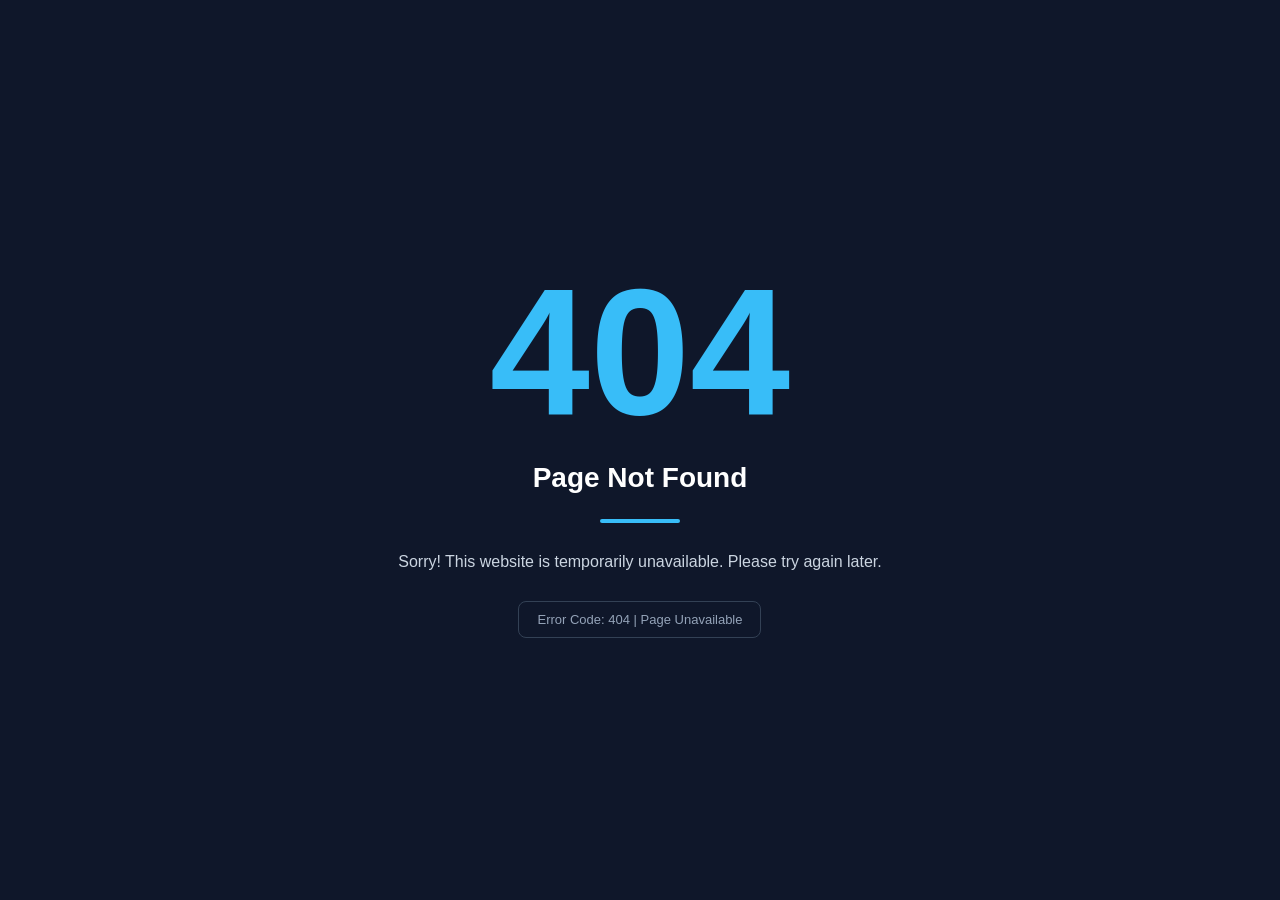
<file: index.html>
<!DOCTYPE html>
<html lang="en">
<head>
    <meta charset="UTF-8">
    <meta name="viewport" content="width=device-width, initial-scale=1.0">
    <title>404 - Page Not Found</title>

    <style>
        * {
            margin: 0;
            padding: 0;
            box-sizing: border-box;
        }

        body {
            font-family: Arial, sans-serif;
            background: #0f172a;
            color: #ffffff;
            min-height: 100vh;
            display: flex;
            justify-content: center;
            align-items: center;
            text-align: center;
            padding: 20px;
        }

        .error-container {
            max-width: 500px;
        }

        .error-code {
            font-size: clamp(100px, 25vw, 180px);
            font-weight: bold;
            color: #38bdf8;
            line-height: 1;
            margin-bottom: 20px;
        }

        h2 {
            font-size: 28px;
            margin-bottom: 15px;
        }

        p {
            font-size: 16px;
            line-height: 1.7;
            color: #cbd5e1;
        }

        .error-line {
            width: 80px;
            height: 4px;
            background: #38bdf8;
            margin: 25px auto;
            border-radius: 10px;
        }

        .status {
            display: inline-block;
            margin-top: 25px;
            padding: 10px 18px;
            border: 1px solid #334155;
            border-radius: 8px;
            color: #94a3b8;
            font-size: 13px;
        }
    </style>
</head>

<body>
    <div class="error-container">
        <div class="error-code">404</div>

        <h2>Page Not Found</h2>

        <div class="error-line"></div>

        <p>
            Sorry! This website is temporarily unavailable.
            Please try again later.
        </p>

        <div class="status">
            Error Code: 404 | Page Unavailable
        </div>
    </div>
</body>
</html>
</file>
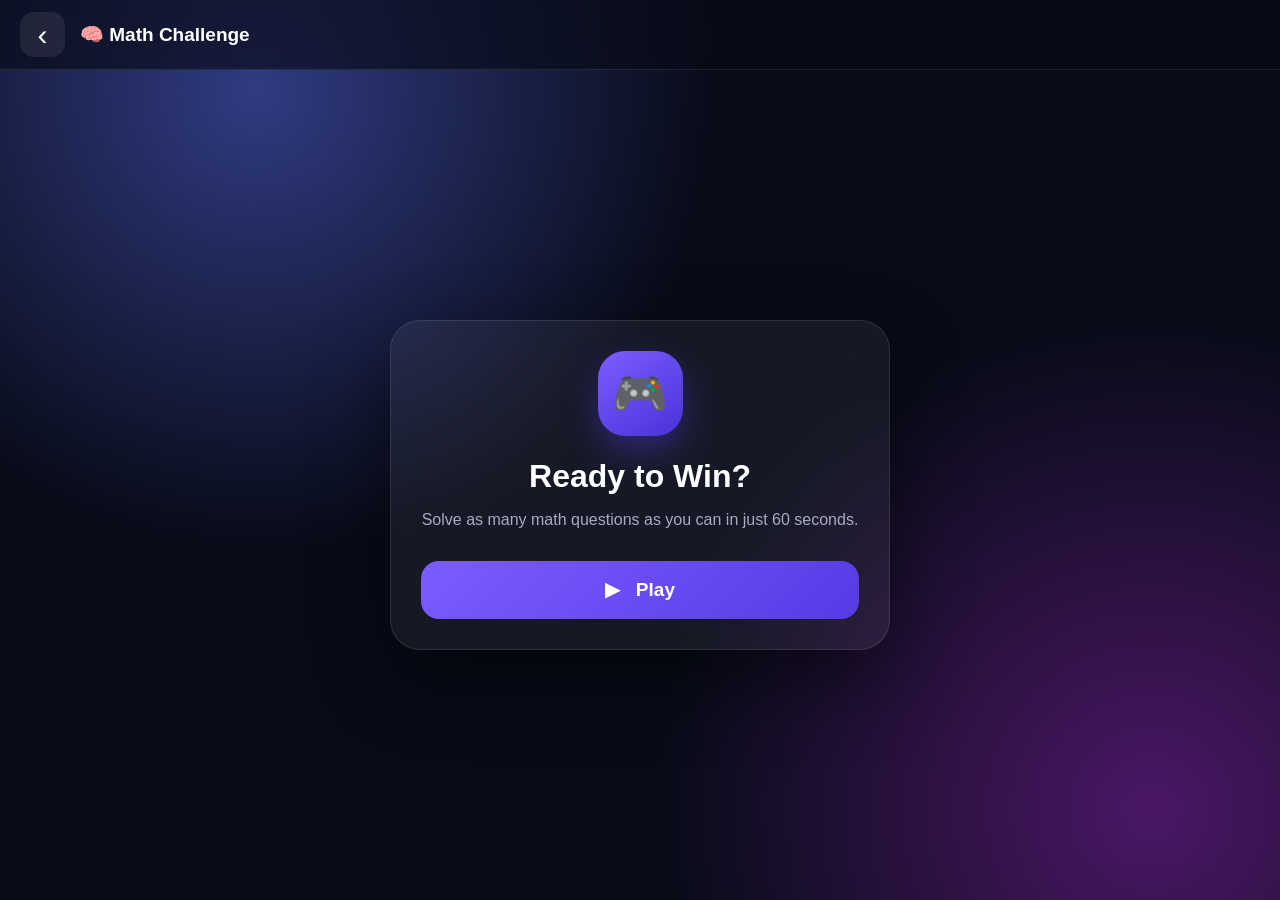
<file: game.html>
<!DOCTYPE html>
<html lang="en">
<head>
<meta charset="UTF-8">
<meta name="viewport" content="width=device-width, initial-scale=1.0">

<title>Math Challenge</title>

<style>
*{
    box-sizing:border-box;
    margin:0;
    padding:0;
    font-family:Arial, sans-serif;
}

body{
    min-height:100vh;
    color:white;
    background:
        radial-gradient(circle at 20% 10%,#303b82,transparent 35%),
        radial-gradient(circle at 90% 90%,#4a1765,transparent 35%),
        #080b18;
    overflow:hidden;
}

/* HEADER */

header{
    height:70px;
    display:flex;
    align-items:center;
    padding:0 20px;
    border-bottom:1px solid rgba(255,255,255,.1);
    background:rgba(8,11,24,.65);
    backdrop-filter:blur(15px);
}

.back{
    width:45px;
    height:45px;
    border:0;
    border-radius:14px;
    background:rgba(255,255,255,.08);
    color:white;
    font-size:30px;
    cursor:pointer;
}

.back:active{
    transform:scale(.92);
}

.logo{
    margin-left:15px;
    font-size:19px;
    font-weight:800;
}

/* MAIN */

main{
    height:calc(100vh - 70px);
    display:flex;
    justify-content:center;
    align-items:center;
    padding:20px;
}

.card{
    width:100%;
    max-width:500px;
    padding:30px;
    border-radius:30px;
    text-align:center;
    background:rgba(255,255,255,.06);
    border:1px solid rgba(255,255,255,.1);
    box-shadow:0 30px 80px rgba(0,0,0,.45);
    backdrop-filter:blur(20px);
}

/* START */

.gameIcon{
    width:85px;
    height:85px;
    margin:auto;
    display:flex;
    justify-content:center;
    align-items:center;
    border-radius:27px;
    font-size:45px;
    background:linear-gradient(145deg,#7d5cff,#4932d8);
    box-shadow:0 15px 35px rgba(90,65,255,.35);
}

h1{
    margin-top:22px;
    font-size:32px;
}

.subtitle{
    color:#a7acc2;
    line-height:1.6;
    margin:12px 0 28px;
}

.play{
    width:100%;
    height:58px;
    border:0;
    border-radius:18px;
    color:white;
    background:linear-gradient(135deg,#7d5cff,#553be5);
    font-size:19px;
    font-weight:800;
    cursor:pointer;
}

.play:active{
    transform:scale(.97);
}

/* GAME */

#game{
    display:none;
}

.stats{
    display:flex;
    justify-content:space-between;
    gap:12px;
}

.stat{
    flex:1;
    padding:12px;
    border-radius:15px;
    background:rgba(255,255,255,.07);
}

.stat small{
    display:block;
    color:#8f95ad;
    font-size:11px;
    margin-bottom:5px;
}

.stat strong{
    font-size:20px;
}

#timer{
    color:#8d76ff;
}

.question{
    margin:45px 0 30px;
    font-size:52px;
    font-weight:900;
    letter-spacing:2px;
}

.answer{
    width:100%;
    height:70px;
    border-radius:20px;
    border:2px solid rgba(255,255,255,.1);
    background:rgba(0,0,0,.2);
    color:white;
    outline:none;
    text-align:center;
    font-size:30px;
    font-weight:800;
}

.answer:focus{
    border-color:#8064ff;
    box-shadow:0 0 0 4px rgba(128,100,255,.12);
}

.hint{
    margin-top:15px;
    color:#777e99;
    font-size:13px;
}

/* RESULT */

#result{
    display:none;
}

.resultTitle{
    font-size:30px;
}

.stars{
    margin:22px 0;
    font-size:48px;
    letter-spacing:5px;
}

.star{
    opacity:.15;
    filter:grayscale(1);
}

.star.active{
    opacity:1;
    filter:none;
}

.percent{
    font-size:58px;
    font-weight:900;
    background:linear-gradient(135deg,#fff,#9d88ff);
    -webkit-background-clip:text;
    -webkit-text-fill-color:transparent;
}

.resultText{
    color:#a7acc2;
    margin:8px 0 25px;
}

.results{
    display:grid;
    grid-template-columns:1fr 1fr;
    gap:12px;
    margin-bottom:25px;
}

.resultBox{
    padding:17px;
    border-radius:16px;
    background:rgba(255,255,255,.06);
}

.resultBox small{
    display:block;
    color:#8d93aa;
    margin-bottom:5px;
}

.resultBox strong{
    font-size:22px;
}

.retry{
    width:100%;
    height:55px;
    border:0;
    border-radius:17px;
    background:white;
    color:#101321;
    font-size:18px;
    font-weight:800;
    cursor:pointer;
}

/* MOBILE */

@media(max-width:600px){

    header{
        height:62px;
        padding:0 14px;
    }

    main{
        height:calc(100vh - 62px);
        padding:15px;
    }

    .card{
        padding:24px 18px;
        border-radius:25px;
    }

    h1{
        font-size:28px;
    }

    .question{
        font-size:42px;
        margin:38px 0 25px;
    }

    .answer{
        height:65px;
        font-size:27px;
    }
}
</style>
</head>

<body>

<header>

    <!-- Back button -->
    <button class="back" onclick="goBack()">‹</button>

    <div class="logo">
        🧠 Math Challenge
    </div>

</header>


<main>

<div class="card">

    <!-- START SCREEN -->

    <section id="start">

        <div class="gameIcon">
            🎮
        </div>

        <h1>Ready to Win?</h1>

        <p class="subtitle">
            Solve as many math questions as you can
            in just 60 seconds.
        </p>

        <button class="play" onclick="startGame()">
            ▶ &nbsp; Play
        </button>

    </section>


    <!-- GAME SCREEN -->

    <section id="game">

        <div class="stats">

            <div class="stat">
                <small>TIME</small>
                <strong id="time">60</strong>
            </div>

            <div class="stat">
                <small>CORRECT</small>
                <strong id="correct">0</strong>
            </div>

        </div>


        <div class="question" id="question">
            5 + 3
        </div>


        <input
            id="answer"
            class="answer"
            type="number"
            inputmode="numeric"
            autocomplete="off"
            placeholder="Answer"
        >

        <div class="hint">
            Type your answer — no Enter needed
        </div>

    </section>


    <!-- RESULT SCREEN -->

    <section id="result">

        <div class="resultTitle">
            Time's Up! 🎉
        </div>

        <div class="stars">

            <span id="s1" class="star">★</span>
            <span id="s2" class="star">★</span>
            <span id="s3" class="star">★</span>

        </div>

        <div class="percent" id="percent">
            0%
        </div>

        <p class="resultText">
            Great job! Can you beat your score?
        </p>

        <div class="results">

            <div class="resultBox">
                <small>QUESTIONS</small>
                <strong id="total">0</strong>
            </div>

            <div class="resultBox">
                <small>CORRECT</small>
                <strong id="finalCorrect">0</strong>
            </div>

        </div>

        <button class="retry" onclick="startGame()">
            ↻ &nbsp; Retry
        </button>

    </section>

</div>

</main>


<script>

let correct = 0;
let total = 0;
let answer = 0;
let time = 60;
let timer;


/* BACK */

function goBack(){

    /*
       If game.html was opened from another page,
       this returns to the previous page.
    */

    if(history.length > 1){
        history.back();
    }else{
        window.location.href = "index.html";
    }

}


/* START GAME */

function startGame(){

    correct = 0;
    total = 0;
    time = 60;

    document.getElementById("start").style.display="none";
    document.getElementById("result").style.display="none";
    document.getElementById("game").style.display="block";

    document.getElementById("correct").textContent="0";
    document.getElementById("time").textContent="60";

    document.getElementById("answer").value="";

    newQuestion();

    document.getElementById("answer").focus();

    clearInterval(timer);

    timer=setInterval(()=>{

        time--;

        document.getElementById("time").textContent=time;

        if(time<=0){

            endGame();

        }

    },1000);

}


/* NEW QUESTION */

function newQuestion(){

    let operations=["+","-","×","÷"];

    let op=
        operations[
            Math.floor(Math.random()*operations.length)
        ];

    let a,b;


    if(op==="+"){

        a=random(1,50);
        b=random(1,50);

        answer=a+b;

    }


    if(op==="-"){

        a=random(10,80);
        b=random(1,a);

        answer=a-b;

    }


    if(op==="×"){

        a=random(2,12);
        b=random(2,12);

        answer=a*b;

    }


    if(op==="÷"){

        b=random(2,12);
        answer=random(2,12);

        a=b*answer;

    }


    document.getElementById("question").textContent=
        `${a} ${op} ${b}`;

}


/* RANDOM NUMBER */

function random(min,max){

    return Math.floor(
        Math.random()*(max-min+1)
    )+min;

}


/* AUTO CHECK */

document.getElementById("answer").addEventListener(
    "input",
    function(){

        if(this.value==="") return;

        let value=Number(this.value);


        if(value===answer){

            correct++;
            total++;

            document.getElementById("correct")
                .textContent=correct;


            this.value="";


            setTimeout(()=>{

                if(time>0){
                    newQuestion();
                    this.focus();
                }

            },120);

        }

    }
);


/* END GAME */

function endGame(){

    clearInterval(timer);

    document.getElementById("game").style.display="none";
    document.getElementById("result").style.display="block";


    let percentage=0;

    if(total>0){

        percentage=
            Math.round((correct/total)*100);

    }


    document.getElementById("percent")
        .textContent=percentage+"%";

    document.getElementById("total")
        .textContent=total;

    document.getElementById("finalCorrect")
        .textContent=correct;


    /* STARS */

    document.getElementById("s1")
        .classList.remove("active");

    document.getElementById("s2")
        .classList.remove("active");

    document.getElementById("s3")
        .classList.remove("active");


    if(percentage>=0){

        document.getElementById("s1")
            .classList.add("active");

    }

    if(percentage>=40){

        document.getElementById("s2")
            .classList.add("active");

    }

    if(percentage>=70){

        document.getElementById("s3")
            .classList.add("active");

    }

}

</script>

</body>
</html>
</file>
